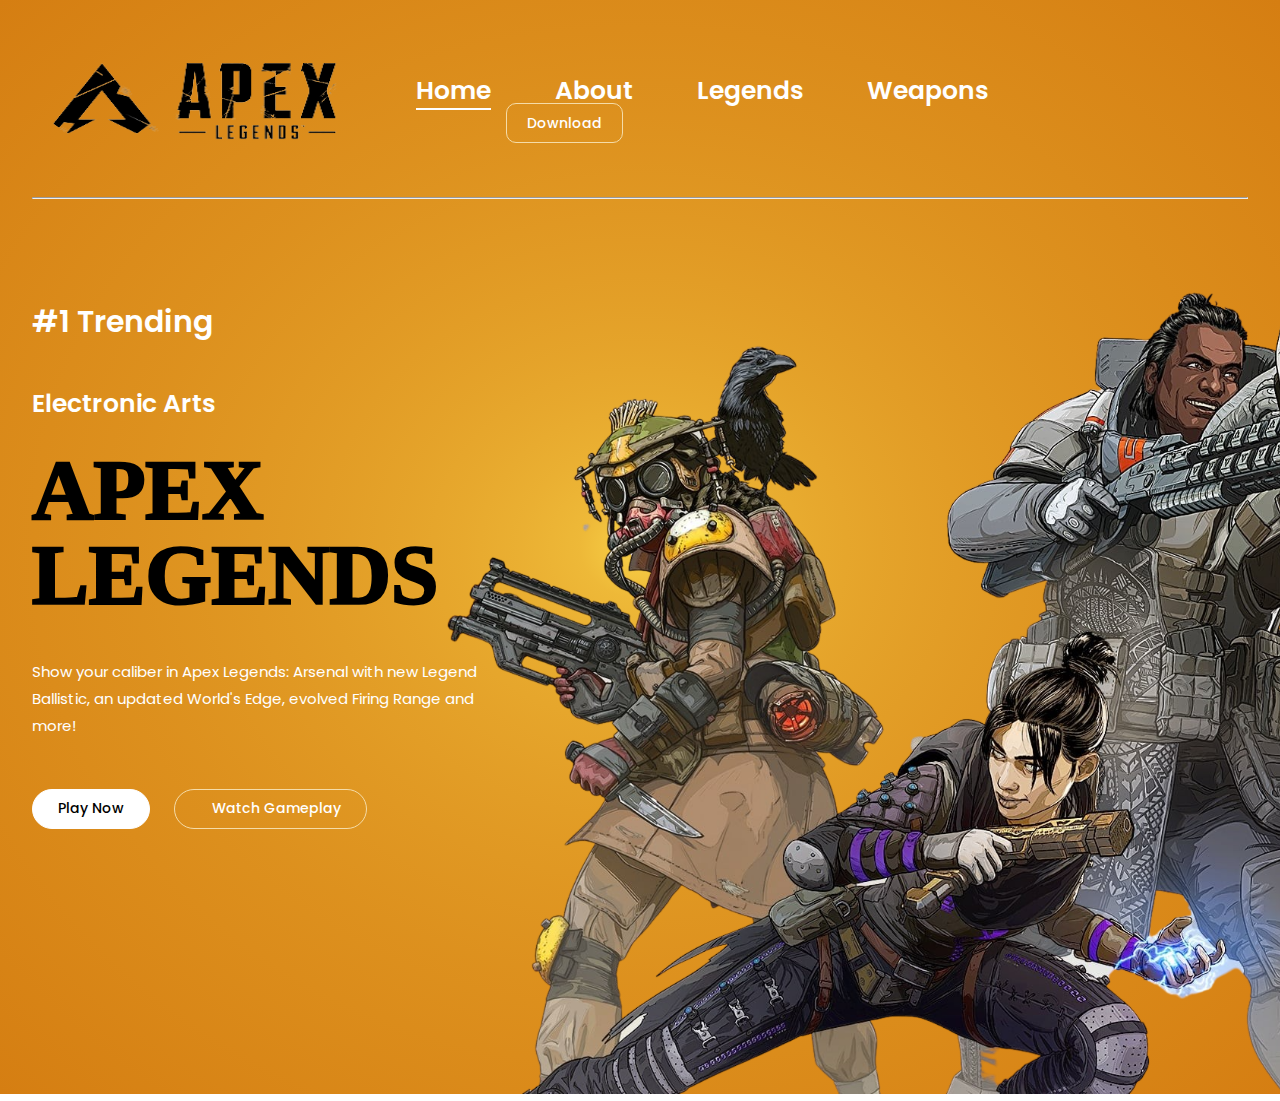
<file: apex.html>
<!DOCTYPE html>
<html lang="en">

<head>
    <meta charset="UTF-8">
    <meta http-equiv="X-UA-Compatible" content="IE=edge">
    <meta name="viewport" content="width=device-width, initial-scale=1.0">
    <title>Apex legends</title>
    <link rel="stylesheet" href="legends.css">

    <link rel="preconnect" href="https://fonts.googleapis.com">
    <link rel="preconnect" href="https://fonts.gstatic.com" crossorigin>
    <link
        href="https://fonts.googleapis.com/css2?family=Permanent+Marker&family=Poppins:wght@300;400;500;600;800;900&display=swap"
        rel="stylesheet">

    <link rel="stylesheet" href="https://cdnjs.cloudflare.com/ajax/libs/font-awesome/6.4.0/css/all.min.css"
        integrity="sha512-iecdLmaskl7CVkqkXNQ/ZH/XLlvWZOJyj7Yy7tcenmpD1ypASozpmT/E0iPtmFIB46ZmdtAc9eNBvH0H/ZpiBw=="
        crossorigin="anonymous" referrerpolicy="no-referrer" />
</head>

<body>
    <section class="hero">
        <div class="main-width">
            <header>
                <div class="logo">
                    <img src="download-removebg-preview.png">
                    <!-- <h1><a href="#">APEX</a></h1> -->
                </div>
                <nav>
                    <ul>
                        <li class="active"><a href="#">Home</a></li>
                        <li><a href="#">About</a></li>
                        <li><a href="#">Legends</a></li>
                        <li><a href="#">Weapons</a></li>
                        <li class="btn"><a href="https://www.ea.com/games/apex-legends">Download</a></li>
                    </ul>
                </nav>
            </header>
            <hr>
            <div class="content">
                <div class="main-txt">
                    <h5>#1 Trending</h5>
                    <h3>Electronic Arts</h3><br>
                    <h1>APEX<br>LEGENDS</h1>
                    <p>Show your caliber in Apex Legends: Arsenal with new Legend<br> Ballistic, an updated World's
                        Edge, evolved Firing Range and more!</p>
                    <a href="https://www.ea.com/games/apex-legends/play-now-for-free">Play Now</a>
                    <a href="https://youtu.be/gYBSdQsesbw" class="cat"><i class="fa-solid fa-play"></i>Watch
                        Gameplay</a>
                </div>
                <div class="social">
                    <a href="#"><i class="fa-brands fa-windows"></i></a>
                    <a href="#"><i class="fa-brands fa-apple"></i></a>
                    <a href="#"><i class="fa-brands fa-android"></i></a>
                    <a href="#"><i class="fa-brands fa-playstation"></i></a>
                    <a href="#"><i class="fa-brands fa-xbox"></i></a>
                    <a href="#"><i class="fa-sharp fa-solid fa-n"></i></a>
                </div>
                <div class="image">
                    <img src="imges-removebg.png">
                </div>
            </div>
        </div>
    </section>

</body>

</html>
</file>
<file: legends.css>
* {
    margin: 0;
    padding: 0;
    box-sizing: border-box;
    font-family: 'Poppins', sans-serif;
}

body {
    overflow-x: hidden;
}

.main-width {
    width: 1400px;
    max-width: 95%;
    margin: 0 auto;
}

.hero {
    width: 100%;
    height: 100%;
    min-height: 100vh;
    background: radial-gradient(#f9d349, 20%, #d57e12);
    /* background: rgb(198,30,30);
    background: radial-gradient(circle, rgba(198,30,30,0.7539390756302521) 0%, rgba(212,11,11,0.9808298319327731) 26%, rgba(126,25,25,1) 100%); */
    /* background: rgb(19,95,223);
    background: radial-gradient(circle, rgba(19,95,223,0.9051995798319328) 10%, rgba(54,36,198,0.8939950980392157) 29%, rgba(25,28,84,1) 82%); */
    position: relative;
}

.hero header .logo h1 a {
    display: block;
    border: 1px solid black;
    padding: 5px 25px;
    border-radius: 10px;
    font-size: 50px;
    font-weight: 600;
    text-decoration: underline;
    color: rgb(0, 0, 0);
}

.hero header .logo img {
    height: 120px;
    width: 36vh;
}

.hero header {
    display: flex;
    align-items: center;
    justify-content: space-between;
    padding: 40px 0 30px;
}

nav ul li {
    display: inline-block;
    list-style: none;
}

nav ul li a {
    text-decoration: none;
    color: white;
    margin-left: 60px;
    font-size: 25px;
    font-weight: 600;
    border-bottom: 2px solid transparent;
    transition: .3s ease-in;
}

nav ul li:not(:last-child) a:hover,
nav ul li:not(:last-child) a:focus {
    border-bottom: 3px solid white;
}

nav ul li.active a {
    border-bottom: 2px solid white;
}

nav ul li.btn a {
    background: transparent;
    color: white;
    border: 1px solid #f5dca8;
    padding: 9px 20px;
    border-radius: 10px;
    line-height: 1.4;
    font-size: 14px;
    font-weight: 500;
    margin-left: 150px;

}

nav ul li.btn:hover a {
    border: 1px solid white;
    color: black;
    background: white;
    transition: .4s;
}

hr {
    width: 100%;
}

.content {
    padding-top: 100px;
}

.content .main-txt {
    position: relative;
    z-index: 2;
    margin-bottom: 50px;
}

.content .main-txt h5 {
    font-size: 30px;
    font-weight: 600;
    color: white;
    margin-bottom: 40px;
}

.content .main-txt h1 {
    font-size: 85px;
    font-weight: 1000;
    line-height: 1;
    color: black;
    margin: 0px 0px 40px;
    /* font-family:Verdana, Geneva, Tahoma, sans-serif; */
    font-family: 'Vina Sans';
}

.content .main-txt h3 {
    font-size: 25px;
    font-weight: 600;
    color: white;
}

.content .main-txt p {
    max-width: 100%;
    width: 480px;
    color: white;
    line-height: 1.8;
    font-size: 15px;
    margin-bottom: 50px;
}

.content .main-txt a {
    display: inline-block;
    text-decoration: none;
    color: black;
    background: white;
    border: 1px solid white;
    padding: 9px 25px;
    line-height: 1.4;
    border-radius: 30px;
    font-size: 14px;
    font-weight: 500;
}

.content .main-txt a:hover {
    transform: scale(1.2);
    border: 1px solid #f5dca8;
    background: transparent;
    color: white;
    transition: .4s;
}

.content .main-txt a.cat {
    border: 1px solid #f5dca8;
    background: transparent;
    color: white;
    margin-left: 20px;
}

.content .main-txt a.cat i {
    margin-left: 12px;
}

.content .main-txt a.cat:hover {
    color: black;
    background: white;
    border: 1px solid white;
    transition: .4s;
}

.content .social {
    position: relative;
    z-index: 2;
    margin-top: 200px;
    padding-bottom: 40px;
}

.content .social a {
    display: inline-block;
    color: #f5dcac;
    margin-right: 25px;
    font-size: 24px;
}

.content .social a:hover {
    transform: scale(1.2);
    transition: .4s;
}

.image {
    position: absolute;
    width: 100%;
    height: 75%;
    bottom: 0;
    right: 0;
    text-align: right;
}

.image img {
    height: 100%;
}
</file>
